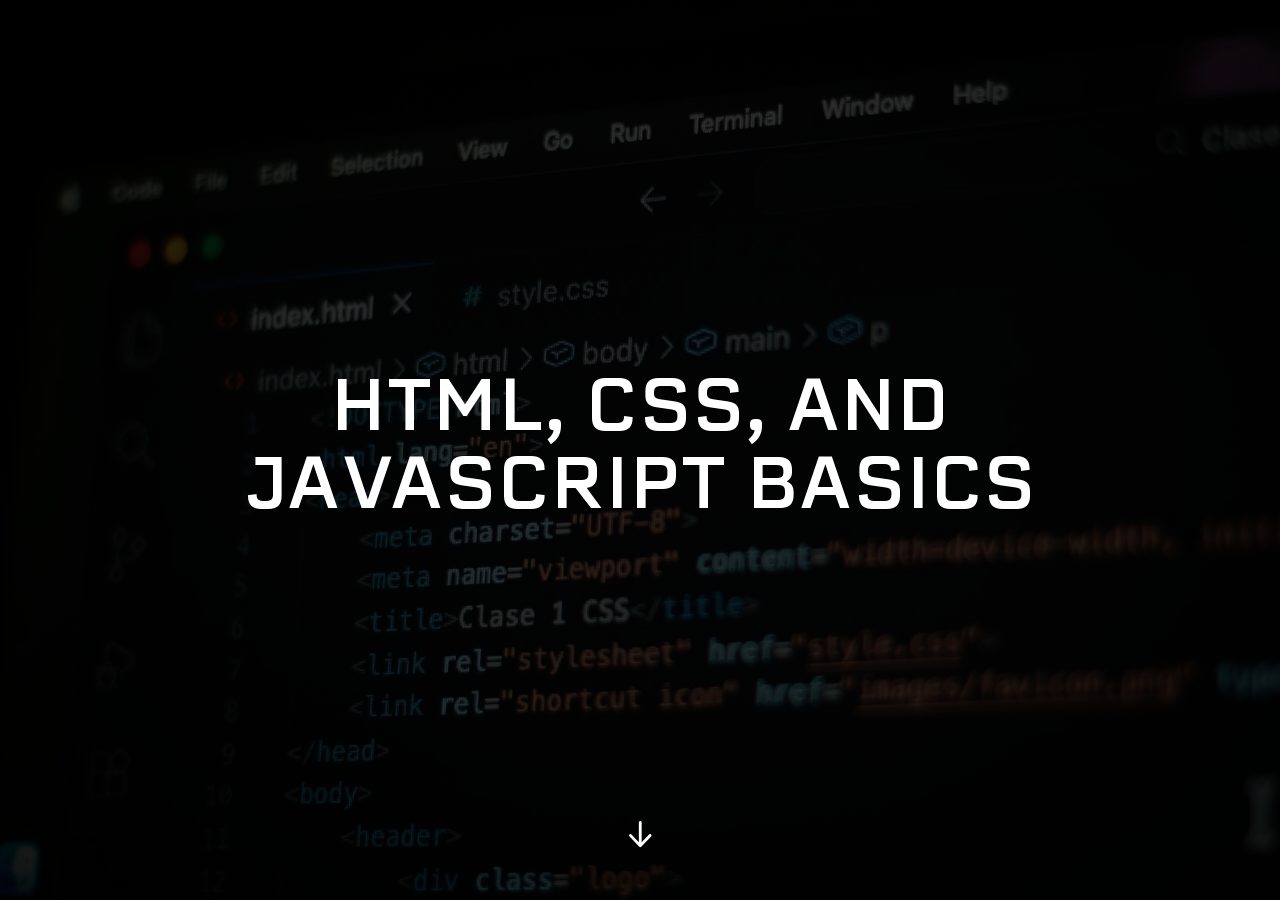
<file: courses/html-css-js-basics/index.html>
<!doctype html>
<!-- 
course package version: uS3MoeQU
rise_frontend sha: 40a986e78993e50df7723ac347f8bf1e966c1f0a
learn_distribution_frontend sha: ca41bfdf94699041a75c778c86c62172a287a10e
mondrian sha: 3b980297f3a3aed2e36ef5d13769735c7571a752
sandbox sha: 42753f3391b109fa3788c525c22880445ab48325
 -->
<html lang="en">
  <head>
    <meta charset="utf-8">
    <meta name="viewport" content="width=device-width,initial-scale=1">
    <title>HTML, CSS, AND JAVASCRIPT BASICS</title>
    
    <script type="application/json" id="__CONFIG__">
      {"remoteManifest":{"learn_distribution_frontend":{".js":["learn_dist/entry.js"]},"mondrian":{".js":["mondrian/entry.js"]}},"assetTargetPrefixes":{"media":"assets","font":"lib/fonts"}}
    </script>
    
    <script src="lib/dist/b0929565.js"></script>
  </head>
  <body>
    <div id="app"></div>
    
      <script src="lib/rise/346a783c.js"></script>
    
  </body>
</html>
</file>
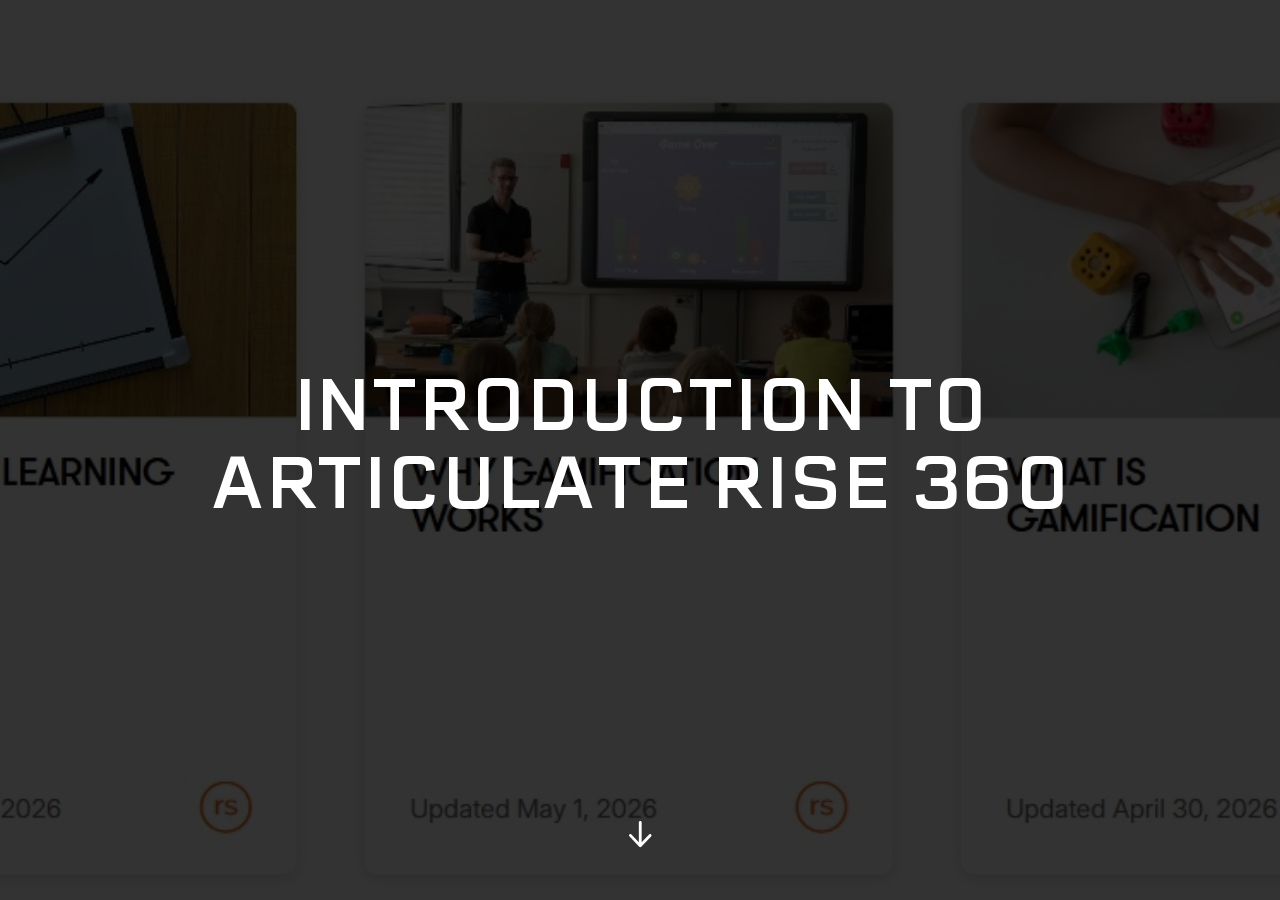
<file: courses/intro-to-rise360/index.html>
<!doctype html>
<!-- 
course package version: agHTNv5O
rise_frontend sha: 40a986e78993e50df7723ac347f8bf1e966c1f0a
learn_distribution_frontend sha: ca41bfdf94699041a75c778c86c62172a287a10e
mondrian sha: 3b980297f3a3aed2e36ef5d13769735c7571a752
sandbox sha: 42753f3391b109fa3788c525c22880445ab48325
 -->
<html lang="en">
  <head>
    <meta charset="utf-8">
    <meta name="viewport" content="width=device-width,initial-scale=1">
    <title>INTRODUCTION TO ARTICULATE RISE 360</title>
    
    <script type="application/json" id="__CONFIG__">
      {"remoteManifest":{"learn_distribution_frontend":{".js":["learn_dist/entry.js"]},"mondrian":{".js":["mondrian/entry.js"]}},"assetTargetPrefixes":{"media":"assets","font":"lib/fonts"}}
    </script>
    
    <script src="lib/dist/b0929565.js"></script>
  </head>
  <body>
    <div id="app"></div>
    
      <script src="lib/rise/346a783c.js"></script>
    
  </body>
</html>
</file>
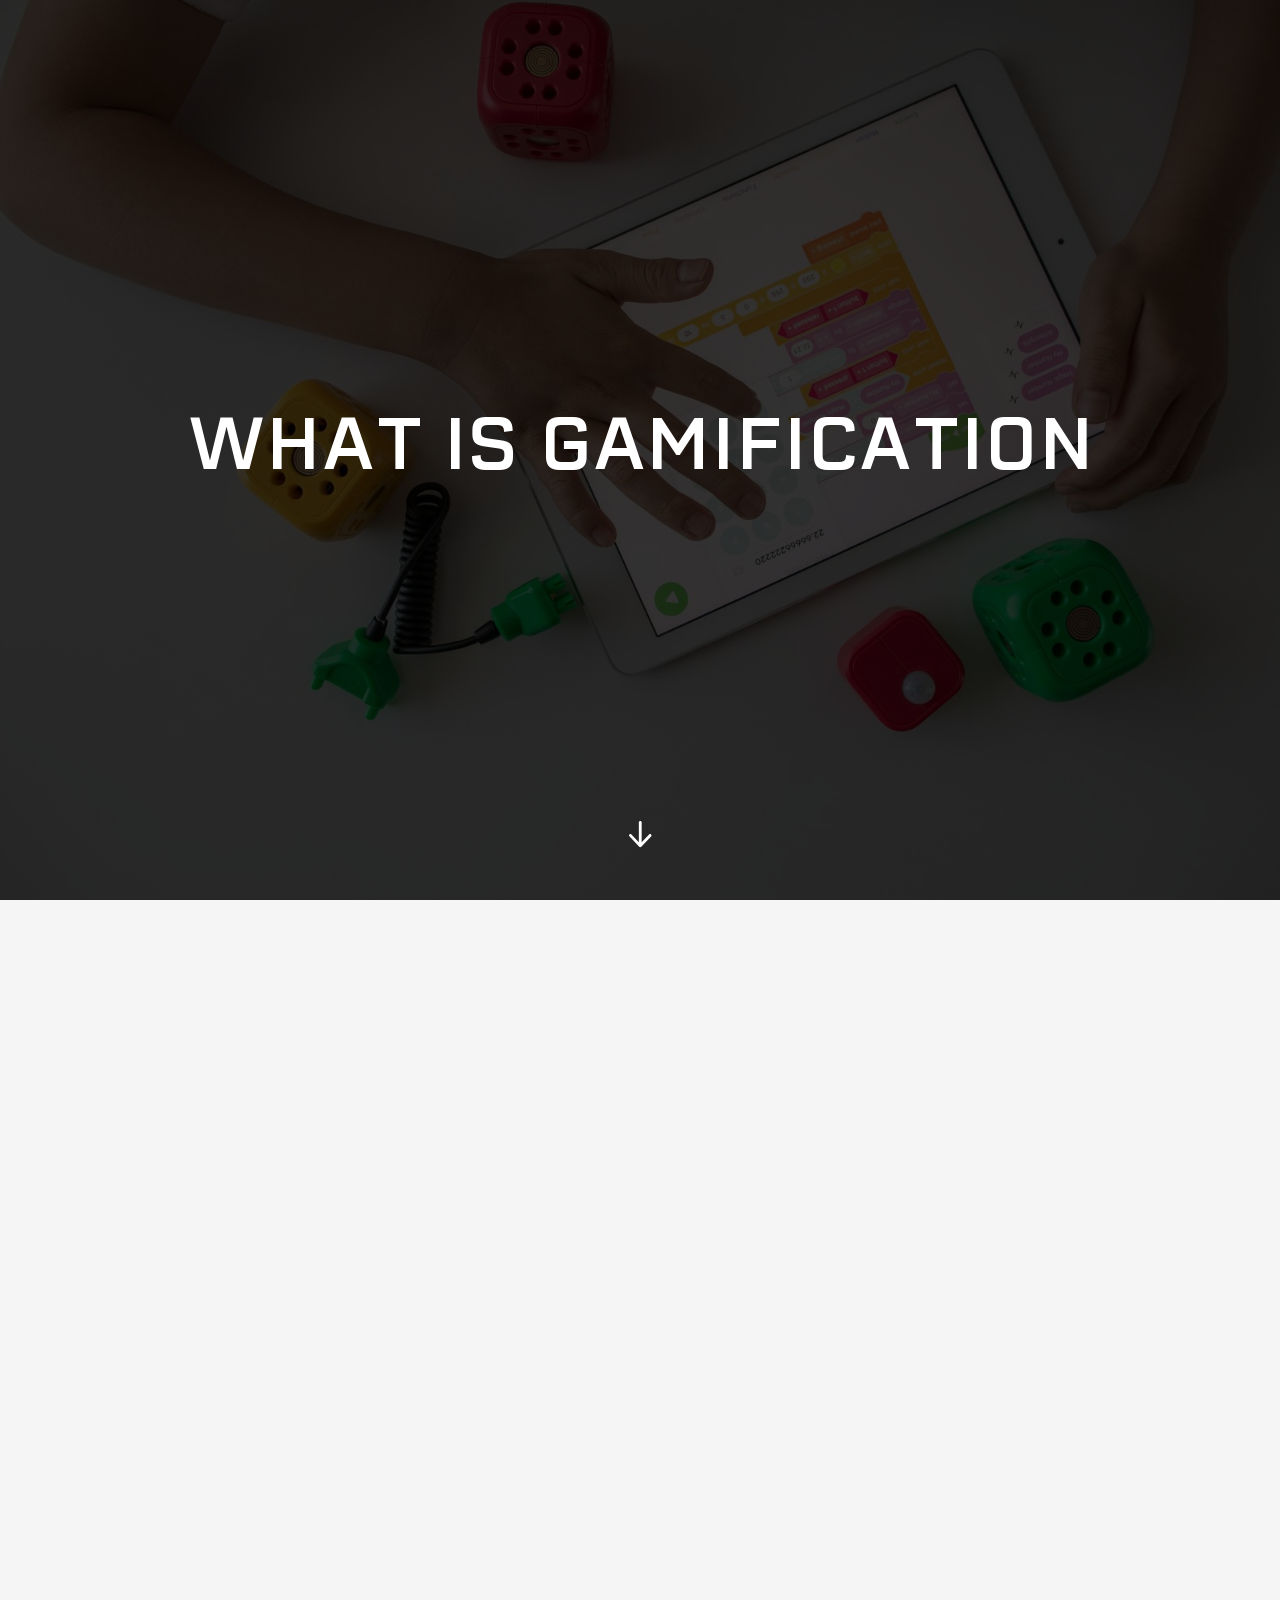
<file: courses/what-is-gamification/index.html>
<!doctype html>
<!-- 
course package version: bFVlGxSO
rise_frontend sha: 287c7feb5f589463fc5ead87aa3652fdb3cf6afa
learn_distribution_frontend sha: 6f6fd53281c8d7a474359a229acd737402346207
mondrian sha: 9aedd41fa80b96a3599923e67d96911bb5eadc16
sandbox sha: 38e0c7bca6fd6bed198d58039339932c1fb4afbe
 -->
<html lang="en">
  <head>
    <meta charset="utf-8">
    <meta name="viewport" content="width=device-width,initial-scale=1">
    <title>WHAT IS GAMIFICATION</title>
    
      <link rel="stylesheet" href="lib/sandbox/4adfab46.css">
    
    <script type="application/json" id="__CONFIG__">
      {"remoteManifest":{"learn_distribution_frontend":{".js":["learn_dist/entry.js"]},"mondrian":{".js":["mondrian/entry.js"]}},"assetTargetPrefixes":{"media":"assets","font":"lib/fonts"}}
    </script>
    
    <script src="lib/dist/4215d215.js"></script>
  </head>
  <body>
    <div id="app"></div>
    
      <script src="lib/rise/5f973a7f.js"></script>
    
      <script src="lib/sandbox/c77685df.js"></script>
    
  </body>
</html>
</file>
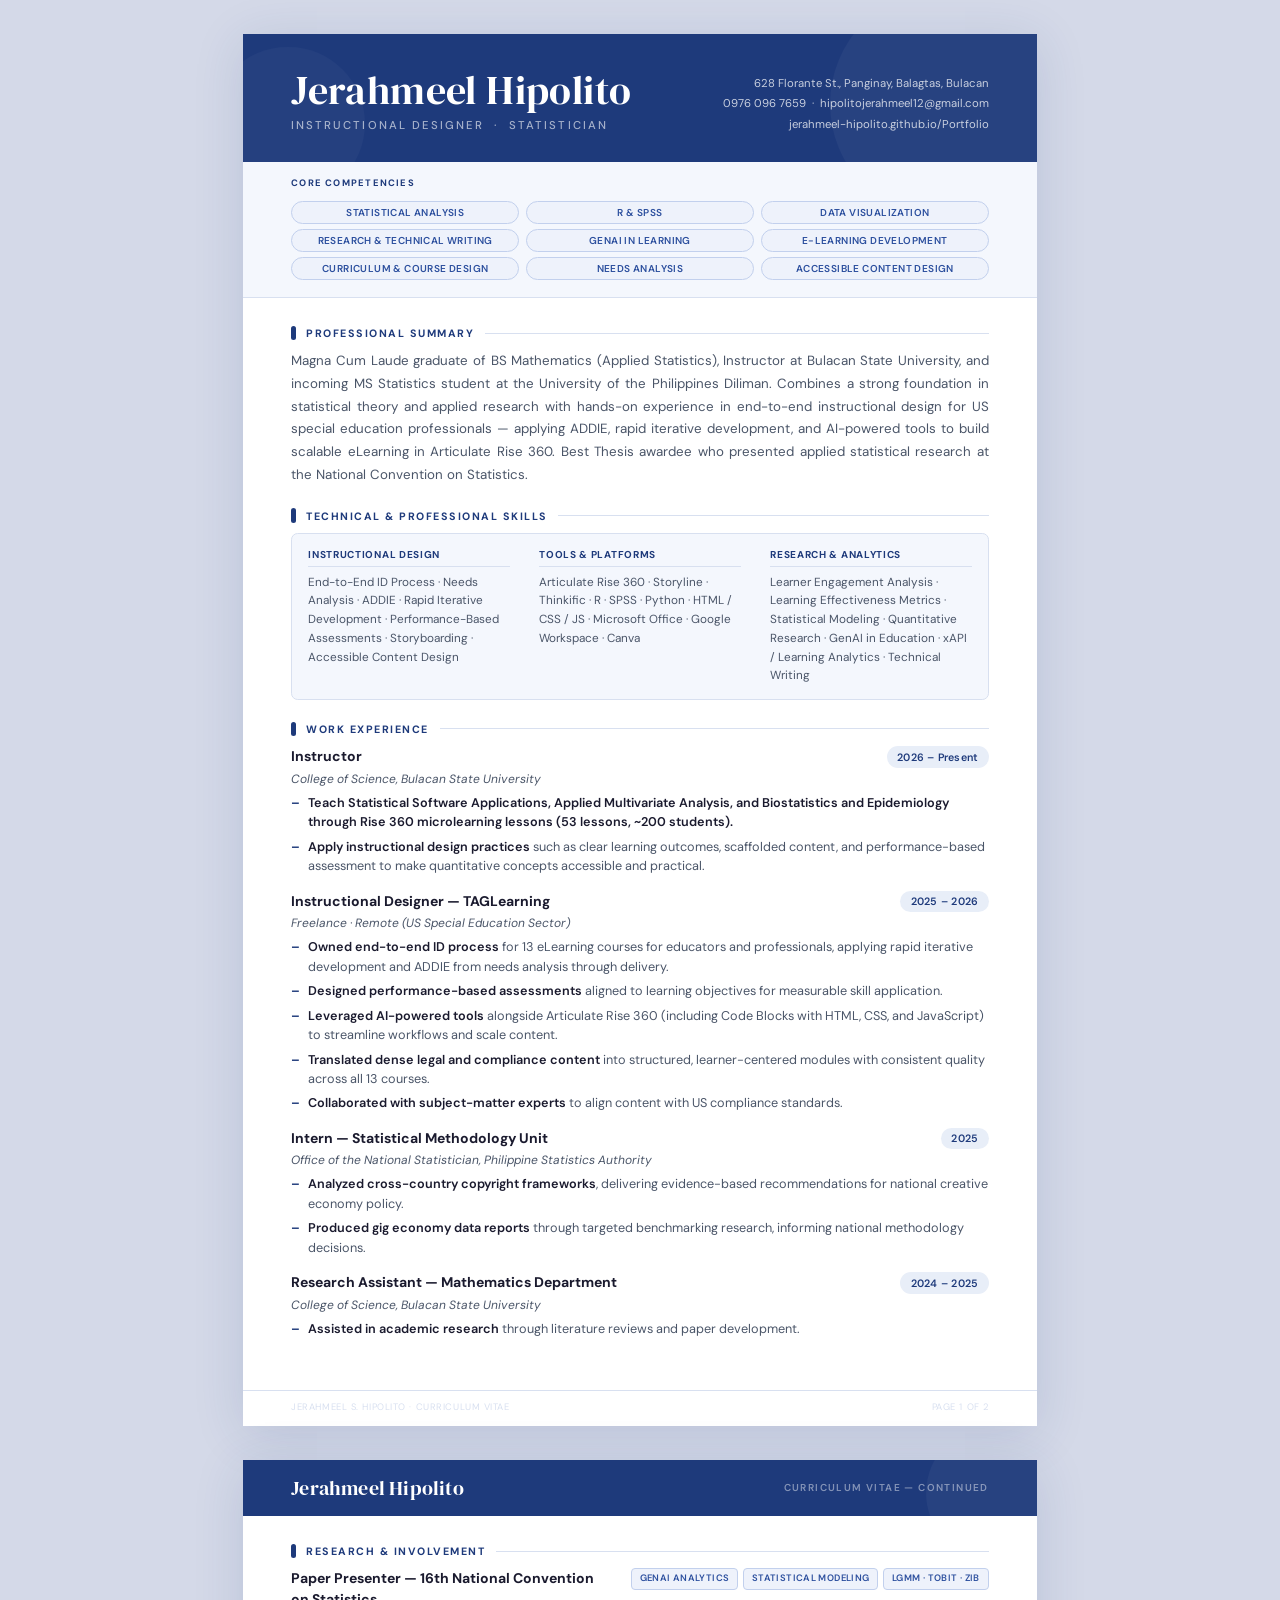
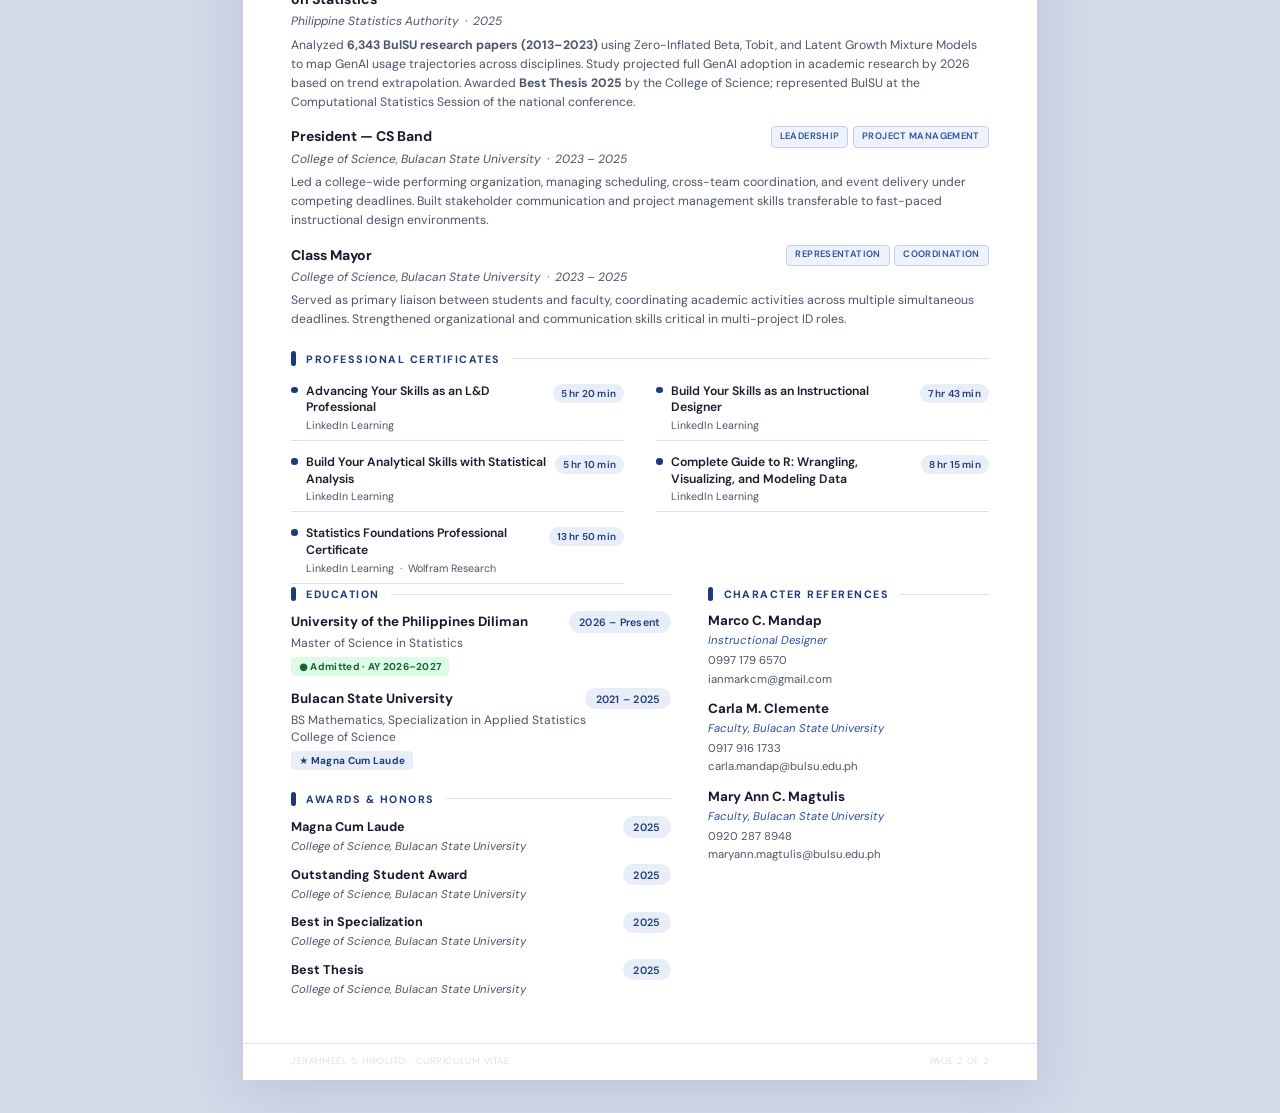
<file: Jerahmeel_Hipolito_CV.html>
<!DOCTYPE html>
<html lang="en">
<head>
<meta charset="UTF-8">
<meta name="viewport" content="width=device-width, initial-scale=1.0">
<title>Jerahmeel Hipolito — Curriculum Vitae</title>
<style>
  @import url('https://fonts.googleapis.com/css2?family=DM+Sans:ital,opsz,wght@0,9..40,400;0,9..40,500;0,9..40,600;0,9..40,700;1,9..40,400&family=DM+Serif+Display&display=swap');

  * { box-sizing: border-box; margin: 0; padding: 0; }

  :root {
    --text-main:   #1a1a2e;
    --text-muted:  #4a5568;
    --accent:      #1e3a7b;
    --accent-mid:  #2c4f9e;
    --accent-light:#e8eef8;
    --accent-pale: #f4f7fd;
    --line-color:  #d8e0f0;
    --tag-bg:      #eef2fb;
    --tag-border:  #c2d0ed;
    --green:       #166534;
    --green-bg:    #dcfce7;
  }

  body {
    background: #d4d9e8;
    font-family: 'DM Sans', system-ui, sans-serif;
    color: var(--text-main);
    font-size: 10pt;
    line-height: 1.5;
    -webkit-print-color-adjust: exact;
    print-color-adjust: exact;
  }

  /* ── PAGE SHELLS ── */
  .page {
    width: 210mm;
    margin: 0.35in auto;
    background: #ffffff;
    box-shadow: 0 8px 48px rgba(30,58,123,0.14);
    overflow: hidden;
    page-break-after: always;
  }
  .page:last-child { page-break-after: auto; margin-bottom: 0.35in; }

  /* ── PAGE 1 HEADER (full) ── */
  .header {
    background: var(--accent);
    padding: 0.38in 0.5in 0.28in;
    display: flex;
    justify-content: space-between;
    align-items: flex-end;
    position: relative;
    overflow: hidden;
  }
  .header::before {
    content: '';
    position: absolute;
    bottom: -30%; left: -4%;
    width: 1.6in; height: 1.6in;
    border-radius: 50%;
    background: rgba(255,255,255,0.03);
    pointer-events: none;
  }
  .header::after {
    content: '';
    position: absolute;
    top: -35%; right: -3%;
    width: 2.4in; height: 2.4in;
    border-radius: 50%;
    background: rgba(255,255,255,0.04);
    pointer-events: none;
  }
  .name-block h1 {
    font-family: 'DM Serif Display', Georgia, serif;
    font-size: 30pt;
    font-weight: 400;
    color: #ffffff;
    letter-spacing: 0.01em;
    line-height: 1;
    margin-bottom: 6pt;
  }
  .name-block .subtitle {
    font-size: 8.5pt;
    font-weight: 500;
    text-transform: uppercase;
    letter-spacing: 0.18em;
    color: rgba(255,255,255,0.6);
  }
  .contact-block {
    text-align: right;
    font-size: 8.5pt;
    color: rgba(255,255,255,0.75);
    line-height: 1.8;
  }
  .contact-block a { color: rgba(255,255,255,0.75); text-decoration: none; }



  /* ── PAGE 2 HEADER (slim continuation) ── */
  .header-p2 {
    background: var(--accent);
    padding: 10pt 0.5in 10pt;
    display: flex;
    justify-content: space-between;
    align-items: center;
    position: relative;
    overflow: hidden;
  }
  .header-p2::after {
    content: '';
    position: absolute;
    top: -60%; right: -3%;
    width: 1.4in; height: 1.4in;
    border-radius: 50%;
    background: rgba(255,255,255,0.04);
    pointer-events: none;
  }
  .header-p2 .p2-name {
    font-family: 'DM Serif Display', Georgia, serif;
    font-size: 15pt;
    font-weight: 400;
    color: #ffffff;
    letter-spacing: 0.01em;
  }
  .header-p2 .p2-label {
    font-size: 7.5pt;
    font-weight: 600;
    text-transform: uppercase;
    letter-spacing: 0.14em;
    color: rgba(255,255,255,0.45);
  }

  /* ── CORE COMPETENCIES STRIP ── */
  .kw-strip {
    background: var(--accent-pale);
    border-bottom: 1px solid var(--line-color);
    padding: 11pt 0.5in 13pt;
  }
  .kw-strip-label {
    font-size: 7pt;
    font-weight: 700;
    text-transform: uppercase;
    letter-spacing: 0.13em;
    color: var(--accent);
    margin-bottom: 8pt;
    display: block;
  }
  .kw-row {
    display: grid;
    grid-template-columns: repeat(3, 1fr);
    gap: 4pt 5pt;
    align-items: center;
  }
  .kw {
    font-size: 7.5pt;
    font-weight: 600;
    color: var(--accent-mid);
    background: var(--tag-bg);
    border: 1px solid var(--tag-border);
    padding: 4pt 11pt;
    border-radius: 10pt;
    text-transform: uppercase;
    letter-spacing: 0.04em;
    white-space: nowrap;
    line-height: 1;
    text-align: center;
  }

  /* ── BODY ── */
  .body { padding: 0.28in 0.5in 0.38in; }

  /* ── SECTION HEADINGS ── */
  h2 {
    font-size: 8pt;
    font-weight: 700;
    text-transform: uppercase;
    letter-spacing: 0.14em;
    color: var(--accent);
    margin-top: 16pt;
    margin-bottom: 7pt;
    display: flex;
    align-items: center;
    gap: 8pt;
  }
  h2::before {
    content: "";
    display: inline-block;
    width: 3.5pt;
    height: 11pt;
    background: var(--accent);
    border-radius: 2pt;
    flex-shrink: 0;
  }
  h2::after {
    content: "";
    display: block;
    flex: 1;
    height: 1px;
    background: var(--line-color);
  }
  h2:first-child { margin-top: 0; }

  /* ── PROFESSIONAL SUMMARY ── */
  .about-text {
    font-size: 10pt;
    line-height: 1.7;
    text-align: justify;
    color: var(--text-muted);
  }

  /* ── SKILLS ── */
  .skills-grid {
    display: grid;
    grid-template-columns: 1fr 1fr 1fr;
    gap: 0 22pt;
    padding: 10pt 12pt;
    background: var(--accent-pale);
    border: 1px solid var(--line-color);
    border-radius: 5pt;
  }
  .skill-col strong {
    display: block;
    font-size: 7.5pt;
    font-weight: 700;
    text-transform: uppercase;
    letter-spacing: 0.07em;
    color: var(--accent);
    margin-bottom: 4pt;
    padding-bottom: 3pt;
    border-bottom: 1px solid var(--line-color);
  }
  .skill-col p {
    font-size: 8.8pt;
    color: var(--text-muted);
    line-height: 1.6;
  }

  /* ── ENTRIES ── */
  .entry { margin-bottom: 11pt; }
  .entry-header {
    display: flex;
    justify-content: space-between;
    align-items: flex-start;
    margin-bottom: 1.5pt;
    gap: 9pt;
  }
  .entry-title { font-size: 10.5pt; font-weight: 700; color: var(--text-main); flex: 1; }
  .entry-date {
    font-size: 8pt;
    font-weight: 600;
    color: var(--accent);
    white-space: nowrap;
    background: var(--accent-light);
    padding: 2pt 8pt;
    border-radius: 10pt;
    letter-spacing: 0.02em;
    flex-shrink: 0;
  }
  .entry-meta {
    font-size: 9pt;
    font-style: italic;
    color: var(--text-muted);
    margin-bottom: 4pt;
  }

  /* ── TAGS ── */
  .project-tags {
    display: flex;
    flex-wrap: wrap;
    justify-content: flex-end;
    gap: 3.5pt;
    flex-shrink: 0;
    margin-left: 8pt;
  }
  .tool {
    font-size: 7pt;
    font-weight: 600;
    color: var(--accent-mid);
    background: var(--tag-bg);
    border: 1px solid var(--tag-border);
    padding: 2pt 6pt;
    border-radius: 3pt;
    text-transform: uppercase;
    letter-spacing: 0.04em;
  }

  /* ── BULLETS ── */
  ul { list-style-type: none; padding-left: 0; }
  li {
    font-size: 9.5pt;
    line-height: 1.55;
    margin-bottom: 3.5pt;
    padding-left: 13pt;
    position: relative;
    color: var(--text-muted);
  }
  li::before {
    content: "–";
    color: var(--accent);
    position: absolute;
    left: 0;
    font-weight: 700;
  }
  li strong { color: var(--text-main); font-weight: 600; }

  .project-desc { font-size: 9.2pt; line-height: 1.55; color: var(--text-muted); }

  /* ── CERTIFICATES ── */
  .cert-grid {
    display: grid;
    grid-template-columns: 1fr 1fr;
    gap: 5pt 24pt;
  }
  .cert-item {
    display: flex;
    align-items: flex-start;
    gap: 6pt;
    padding: 5pt 0;
    border-bottom: 1px solid var(--line-color);
  }
  .cert-dot {
    width: 5pt;
    height: 5pt;
    border-radius: 50%;
    background: var(--accent);
    flex-shrink: 0;
    margin-top: 3pt;
  }
  .cert-body { flex: 1; }
  .cert-name { font-size: 9.2pt; font-weight: 600; color: var(--text-main); line-height: 1.35; }
  .cert-meta-line { font-size: 8pt; color: var(--text-muted); margin-top: 1pt; }
  .cert-duration {
    font-size: 7.5pt;
    font-weight: 600;
    color: var(--accent);
    background: var(--accent-light);
    padding: 1.5pt 6pt;
    border-radius: 8pt;
    white-space: nowrap;
    flex-shrink: 0;
    letter-spacing: 0.02em;
    margin-top: 1pt;
  }

  /* ── BOTTOM GRID (Page 2) ── */
  .bottom-grid {
    display: grid;
    grid-template-columns: 1.15fr 0.85fr;
    gap: 28pt;
    margin-top: 2pt;
  }

  /* ── EDUCATION ── */
  .edu-item { margin-bottom: 9pt; }
  .edu-header { display: flex; justify-content: space-between; align-items: baseline; gap: 8pt; }
  .edu-school { font-weight: 700; font-size: 10pt; color: var(--text-main); }
  .edu-sub { font-size: 9pt; color: var(--text-muted); margin-top: 2pt; line-height: 1.45; }
  .badge-honor {
    display: inline-block;
    font-size: 7.5pt; font-weight: 700;
    color: var(--accent); background: var(--accent-light);
    padding: 1.5pt 6pt; border-radius: 3pt;
    letter-spacing: 0.03em; margin-top: 3pt;
  }
  .badge-ongoing {
    display: inline-block;
    font-size: 7.5pt; font-weight: 700;
    color: var(--green); background: var(--green-bg);
    padding: 1.5pt 6pt; border-radius: 3pt;
    letter-spacing: 0.03em; margin-top: 3pt;
  }

  /* ── AWARDS ── */
  .award-item { margin-bottom: 6pt; }
  .award-header { display: flex; justify-content: space-between; align-items: baseline; gap: 8pt; }
  .award-title { font-weight: 700; font-size: 9.5pt; color: var(--text-main); }
  .award-sub { font-size: 8.5pt; color: var(--text-muted); font-style: italic; margin-top: 1pt; }

  /* ── REFERENCES ── */
  .ref-item { margin-bottom: 8pt; }
  .ref-name { font-weight: 700; font-size: 10pt; color: var(--text-main); }
  .ref-role { font-size: 8.5pt; font-style: italic; color: var(--accent-mid); margin-top: 1pt; }
  .ref-detail { font-size: 8.5pt; color: var(--text-muted); line-height: 1.6; margin-top: 2pt; }

  /* ── PAGE FOOTER ── */
  .page-footer {
    padding: 8pt 0.5in;
    display: flex;
    justify-content: space-between;
    align-items: center;
    border-top: 1px solid var(--line-color);
    margin-top: auto;
  }
  .page-footer span {
    font-size: 7pt;
    color: var(--line-color);
    letter-spacing: 0.06em;
    text-transform: uppercase;
  }

  /* ── PRINT / PDF ── */
  @media print {
    html, body { background: #ffffff !important; margin: 0; padding: 0; }
    .page {
      margin: 0 !important;
      box-shadow: none !important;
      width: 210mm !important;
      overflow: hidden !important;
      height: 374mm !important;
      display: flex; flex-direction: column;
      page-break-after: always;
      page-break-inside: avoid;
    }
    .page:last-child { page-break-after: auto; }
    @page { size: 210mm 374mm; margin: 0mm; }
  }
  @media print { .page > * { flex-shrink: 0; } .page .body { flex: 1 0 auto; } .page-footer { margin-top: auto; } }
</style>
</head>
<body>

<!-- ═══════════════════════════════════════════════ PAGE 1 ═══ -->
<div class="page">

  <!-- HEADER -->
  <div class="header">
    <div class="name-block">
      <h1>Jerahmeel Hipolito</h1>
      <div class="subtitle">Instructional Designer &nbsp;·&nbsp; Statistician</div>
    </div>
    <div class="contact-block">
      628 Florante St., Panginay, Balagtas, Bulacan<br>
      0976 096 7659 &nbsp;·&nbsp; hipolitojerahmeel12@gmail.com<br>
      <a href="https://jerahmeel-hipolito.github.io/Portfolio">jerahmeel-hipolito.github.io/Portfolio</a>
    </div>
  </div>

  <!-- CORE COMPETENCIES STRIP -->
  <div class="kw-strip">
    <span class="kw-strip-label">Core Competencies</span>
    <div class="kw-row">
      <span class="kw">Statistical Analysis</span>
      <span class="kw">R &amp; SPSS</span>
      <span class="kw">Data Visualization</span>
      <span class="kw">Research &amp; Technical Writing</span>
      <span class="kw">GenAI in Learning</span>
      <span class="kw">E-Learning Development</span>
      <span class="kw">Curriculum &amp; Course Design</span>
      <span class="kw">Needs Analysis</span>
      <span class="kw">Accessible Content Design</span>
    </div>
  </div>

  <div class="body">

    <!-- PROFESSIONAL SUMMARY -->
    <h2>Professional Summary</h2>
    <p class="about-text">
      Magna Cum Laude graduate of BS Mathematics (Applied Statistics), Instructor at Bulacan State University, and incoming
      MS Statistics student at the University of the Philippines Diliman. Combines a strong foundation in statistical
      theory and applied research with hands-on experience in end-to-end instructional design for US special education
      professionals — applying ADDIE, rapid iterative development, and AI-powered tools to build scalable eLearning in
      Articulate Rise 360. Best Thesis awardee who presented applied statistical research at the National Convention on Statistics.
    </p>

    <!-- TECHNICAL & PROFESSIONAL SKILLS -->
    <h2>Technical &amp; Professional Skills</h2>
    <div class="skills-grid">
      <div class="skill-col">
        <strong>Instructional Design</strong>
        <p>End-to-End ID Process · Needs Analysis · ADDIE · Rapid Iterative Development · Performance-Based Assessments · Storyboarding · Accessible Content Design</p>
      </div>
      <div class="skill-col">
        <strong>Tools &amp; Platforms</strong>
        <p>Articulate Rise 360 · Storyline · Thinkific · R · SPSS · Python · HTML / CSS / JS · Microsoft Office · Google Workspace · Canva</p>
      </div>
      <div class="skill-col">
        <strong>Research &amp; Analytics</strong>
        <p>Learner Engagement Analysis · Learning Effectiveness Metrics · Statistical Modeling · Quantitative Research · GenAI in Education · xAPI / Learning Analytics · Technical Writing</p>
      </div>
    </div>

    <!-- WORK EXPERIENCE -->
    <h2>Work Experience</h2>

    <div class="entry">
      <div class="entry-header">
        <span class="entry-title">Instructor</span>
        <span class="entry-date">2026 – Present</span>
      </div>
      <div class="entry-meta">College of Science, Bulacan State University</div>
      <ul>
        <li><strong>Teach Statistical Software Applications, Applied Multivariate Analysis, and Biostatistics and Epidemiology through Rise 360 microlearning lessons (53 lessons, ~200 students).</strong></li>
        <li><strong>Apply instructional design practices</strong> such as clear learning outcomes, scaffolded content, and performance-based assessment to make quantitative concepts accessible and practical.</li>
      </ul>
    </div>

    <div class="entry">
      <div class="entry-header">
        <span class="entry-title">Instructional Designer — TAGLearning</span>
        <span class="entry-date">2025 – 2026</span>
      </div>
      <div class="entry-meta">Freelance · Remote (US Special Education Sector)</div>
      <ul>
        <li><strong>Owned end-to-end ID process</strong> for 13 eLearning courses for educators and professionals, applying rapid iterative development and ADDIE from needs analysis through delivery.</li>
        <li><strong>Designed performance-based assessments</strong> aligned to learning objectives for measurable skill application.</li>
        <li><strong>Leveraged AI-powered tools</strong> alongside Articulate Rise 360 (including Code Blocks with HTML, CSS, and JavaScript) to streamline workflows and scale content.</li>
        <li><strong>Translated dense legal and compliance content</strong> into structured, learner-centered modules with consistent quality across all 13 courses.</li>
        <li><strong>Collaborated with subject-matter experts</strong> to align content with US compliance standards.</li>
      </ul>
    </div>

    <div class="entry">
      <div class="entry-header">
        <span class="entry-title">Intern — Statistical Methodology Unit</span>
        <span class="entry-date">2025</span>
      </div>
      <div class="entry-meta">Office of the National Statistician, Philippine Statistics Authority</div>
      <ul>
        <li><strong>Analyzed cross-country copyright frameworks</strong>, delivering evidence-based recommendations for national creative economy policy.</li>
        <li><strong>Produced gig economy data reports</strong> through targeted benchmarking research, informing national methodology decisions.</li>
      </ul>
    </div>

    <div class="entry">
      <div class="entry-header">
        <span class="entry-title">Research Assistant — Mathematics Department</span>
        <span class="entry-date">2024 – 2025</span>
      </div>
      <div class="entry-meta">College of Science, Bulacan State University</div>
      <ul>
        <li><strong>Assisted in academic research</strong> through literature reviews and paper development.</li>
      </ul>
    </div>

  </div><!-- /body page 1 -->

  <div class="page-footer">
    <span>Jerahmeel S. Hipolito · Curriculum Vitae</span>
    <span>Page 1 of 2</span>
  </div>

</div><!-- /page 1 -->


<!-- ═══════════════════════════════════════════════ PAGE 2 ═══ -->
<div class="page">

  <!-- SLIM CONTINUATION HEADER -->
  <div class="header-p2">
    <div class="p2-name">Jerahmeel Hipolito</div>
    <div class="p2-label">Curriculum Vitae — Continued</div>
  </div>

  <div class="body">

    <!-- RESEARCH & INVOLVEMENT -->
    <h2>Research &amp; Involvement</h2>

    <div class="entry">
      <div class="entry-header">
        <span class="entry-title">Paper Presenter — 16th National Convention on Statistics</span>
        <div class="project-tags">
          <span class="tool">GenAI Analytics</span>
          <span class="tool">Statistical Modeling</span>
          <span class="tool">LGMM · Tobit · ZIB</span>
        </div>
      </div>
      <div class="entry-meta">Philippine Statistics Authority &nbsp;·&nbsp; 2025</div>
      <p class="project-desc">Analyzed <strong>6,343 BulSU research papers (2013–2023)</strong> using Zero-Inflated Beta, Tobit, and Latent Growth Mixture Models to map GenAI usage trajectories across disciplines. Study projected full GenAI adoption in academic research by 2026 based on trend extrapolation. Awarded <strong>Best Thesis 2025</strong> by the College of Science; represented BulSU at the Computational Statistics Session of the national conference.</p>
    </div>

    <div class="entry">
      <div class="entry-header">
        <span class="entry-title">President — CS Band</span>
        <div class="project-tags">
          <span class="tool">Leadership</span>
          <span class="tool">Project Management</span>
        </div>
      </div>
      <div class="entry-meta">College of Science, Bulacan State University &nbsp;·&nbsp; 2023 – 2025</div>
      <p class="project-desc">Led a college-wide performing organization, managing scheduling, cross-team coordination, and event delivery under competing deadlines. Built stakeholder communication and project management skills transferable to fast-paced instructional design environments.</p>
    </div>

    <div class="entry">
      <div class="entry-header">
        <span class="entry-title">Class Mayor</span>
        <div class="project-tags">
          <span class="tool">Representation</span>
          <span class="tool">Coordination</span>
        </div>
      </div>
      <div class="entry-meta">College of Science, Bulacan State University &nbsp;·&nbsp; 2023 – 2025</div>
      <p class="project-desc">Served as primary liaison between students and faculty, coordinating academic activities across multiple simultaneous deadlines. Strengthened organizational and communication skills critical in multi-project ID roles.</p>
    </div>

    <!-- PROFESSIONAL CERTIFICATES -->
    <h2>Professional Certificates</h2>
    <div class="cert-grid">

      <div class="cert-item">
        <div class="cert-dot"></div>
        <div class="cert-body">
          <div class="cert-name">Advancing Your Skills as an L&amp;D Professional</div>
          <div class="cert-meta-line">LinkedIn Learning</div>
        </div>
        <div class="cert-duration">5 hr 20 min</div>
      </div>

      <div class="cert-item">
        <div class="cert-dot"></div>
        <div class="cert-body">
          <div class="cert-name">Build Your Skills as an Instructional Designer</div>
          <div class="cert-meta-line">LinkedIn Learning</div>
        </div>
        <div class="cert-duration">7 hr 43 min</div>
      </div>

      <div class="cert-item">
        <div class="cert-dot"></div>
        <div class="cert-body">
          <div class="cert-name">Build Your Analytical Skills with Statistical Analysis</div>
          <div class="cert-meta-line">LinkedIn Learning</div>
        </div>
        <div class="cert-duration">5 hr 10 min</div>
      </div>

      <div class="cert-item">
        <div class="cert-dot"></div>
        <div class="cert-body">
          <div class="cert-name">Complete Guide to R: Wrangling, Visualizing, and Modeling Data</div>
          <div class="cert-meta-line">LinkedIn Learning</div>
        </div>
        <div class="cert-duration">8 hr 15 min</div>
      </div>

      <div class="cert-item">
        <div class="cert-dot"></div>
        <div class="cert-body">
          <div class="cert-name">Statistics Foundations Professional Certificate</div>
          <div class="cert-meta-line">LinkedIn Learning &nbsp;·&nbsp; Wolfram Research</div>
        </div>
        <div class="cert-duration">13 hr 50 min</div>
      </div>

    </div>

    <!-- BOTTOM GRID: Education + Awards | References -->
    <div class="bottom-grid">

      <div>
        <h2>Education</h2>

        <div class="edu-item">
          <div class="edu-header">
            <span class="edu-school">University of the Philippines Diliman</span>
            <span class="entry-date">2026 – Present</span>
          </div>
          <div class="edu-sub">Master of Science in Statistics</div>
          <div><span class="badge-ongoing">● Admitted · AY 2026–2027</span></div>
        </div>

        <div class="edu-item">
          <div class="edu-header">
            <span class="edu-school">Bulacan State University</span>
            <span class="entry-date">2021 – 2025</span>
          </div>
          <div class="edu-sub">BS Mathematics, Specialization in Applied Statistics<br>College of Science</div>
          <div><span class="badge-honor">★ Magna Cum Laude</span></div>
        </div>

        <h2>Awards &amp; Honors</h2>

        <div class="award-item">
          <div class="award-header">
            <span class="award-title">Magna Cum Laude</span>
            <span class="entry-date">2025</span>
          </div>
          <div class="award-sub">College of Science, Bulacan State University</div>
        </div>
        <div class="award-item">
          <div class="award-header">
            <span class="award-title">Outstanding Student Award</span>
            <span class="entry-date">2025</span>
          </div>
          <div class="award-sub">College of Science, Bulacan State University</div>
        </div>
        <div class="award-item">
          <div class="award-header">
            <span class="award-title">Best in Specialization</span>
            <span class="entry-date">2025</span>
          </div>
          <div class="award-sub">College of Science, Bulacan State University</div>
        </div>
        <div class="award-item">
          <div class="award-header">
            <span class="award-title">Best Thesis</span>
            <span class="entry-date">2025</span>
          </div>
          <div class="award-sub">College of Science, Bulacan State University</div>
        </div>
      </div>

      <div>
        <h2>Character References</h2>

        <div class="ref-item">
          <div class="ref-name">Marco C. Mandap</div>
          <div class="ref-role">Instructional Designer</div>
          <div class="ref-detail">0997 179 6570<br>ianmarkcm@gmail.com</div>
        </div>

        <div class="ref-item">
          <div class="ref-name">Carla M. Clemente</div>
          <div class="ref-role">Faculty, Bulacan State University</div>
          <div class="ref-detail">0917 916 1733<br>carla.mandap@bulsu.edu.ph</div>
        </div>

        <div class="ref-item">
          <div class="ref-name">Mary Ann C. Magtulis</div>
          <div class="ref-role">Faculty, Bulacan State University</div>
          <div class="ref-detail">0920 287 8948<br>maryann.magtulis@bulsu.edu.ph</div>
        </div>
      </div>

    </div>

  </div><!-- /body page 2 -->

  <div class="page-footer">
    <span>Jerahmeel S. Hipolito · Curriculum Vitae</span>
    <span>Page 2 of 2</span>
  </div>

</div><!-- /page 2 -->

</body>
</html>
</file>
<file: courses/what-is-gamification/lib/sandbox/4adfab46.css>
html,
body {
  height: 100%;
  margin: 0;
  padding: 0;
}

iframe {
  border: none;
  display: block;
  height: 100%;
  width: 100%;
}
</file>
